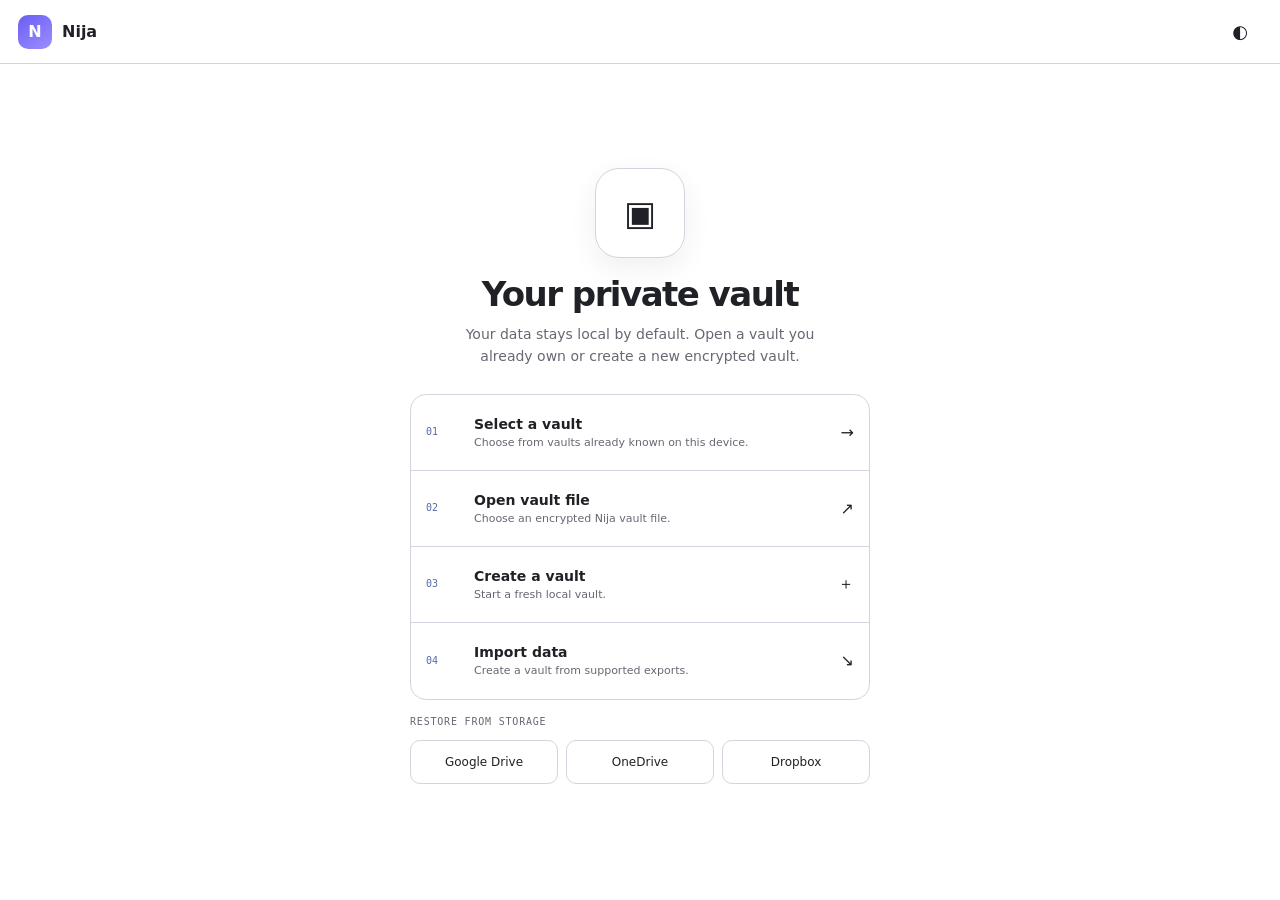
<file: nija-e2e-product-flow.html>
<!doctype html>
<html lang="en" data-theme="light">
<head>
<meta charset="utf-8">
<meta name="viewport" content="width=device-width,initial-scale=1,viewport-fit=cover">
<title>Nija — End-to-End Product Flow</title>
<style>
:root{
  --bg:#ffffff;
  --surface:#ffffff;
  --surface-2:#f2f1f6;
  --surface-3:#e9e8ef;
  --line:#d5d4de;
  --text:#202126;
  --muted:#666873;
  --accent:#5967aa;
  --accent-2:#6b5df3;
  --accent-soft:#e2e6fb;
  --green:#2fa777;
  --red:#d55d66;
  --shadow:0 10px 28px rgba(48,49,66,.07);
}
html[data-theme="dark"]{
  --bg:#0b1118;
  --surface:#111923;
  --surface-2:#17212d;
  --surface-3:#202b38;
  --line:#2c3847;
  --text:#f7f8fb;
  --muted:#9da6b3;
  --accent:#8a80ff;
  --accent-2:#765cf4;
  --accent-soft:#292444;
  --green:#66c996;
  --red:#ef7b83;
  --shadow:0 12px 30px rgba(0,0,0,.24);
}
*{box-sizing:border-box}
body{
  margin:0;
  min-height:100vh;
  background:var(--bg);
  color:var(--text);
  font-family:Inter,ui-sans-serif,system-ui,-apple-system,BlinkMacSystemFont,"Segoe UI",sans-serif;
}
button,input,select,textarea{font:inherit}
button{color:inherit}
a{color:inherit;text-decoration:none}
.hidden{display:none!important}
.muted{color:var(--muted)}
.micro{
  font:10px/1.2 ui-monospace,SFMono-Regular,Menlo,monospace;
  text-transform:uppercase;
  letter-spacing:.08em;
  color:var(--muted);
}
.btn{
  min-height:44px;
  border:1px solid var(--line);
  background:var(--surface);
  border-radius:10px;
  padding:0 14px;
  cursor:pointer;
  font-weight:700;
  font-size:13px;
}
.btn:hover{background:var(--surface-2)}
.btn.primary{background:var(--accent-2);border-color:var(--accent-2);color:white}
.btn.dark{background:var(--text);border-color:var(--text);color:var(--bg)}
.icon-btn{
  width:44px;height:44px;
  display:grid;place-items:center;
  border:1px solid transparent;
  background:transparent;
  border-radius:10px;
  cursor:pointer;
  font-size:18px;
}
.icon-btn:hover{background:var(--surface-2);border-color:var(--line)}
.card{
  border:1px solid var(--line);
  background:var(--surface);
  border-radius:14px;
}
.input,.select,.textarea{
  width:100%;
  border:1px solid var(--line);
  background:var(--surface);
  color:var(--text);
  border-radius:10px;
  min-height:44px;
  padding:0 12px;
  outline:none;
}
.textarea{padding:12px;min-height:100px}
.input:focus,.select:focus,.textarea:focus{border-color:var(--accent)}
.field{display:grid;gap:7px}
.field label{
  font:10px/1.2 ui-monospace,SFMono-Regular,Menlo,monospace;
  text-transform:uppercase;
  letter-spacing:.06em;
  color:var(--muted);
}

/* ===== product entry ===== */
.entry-page{
  min-height:100vh;
  display:grid;
  grid-template-rows:64px 1fr;
}
.entry-header{
  display:flex;align-items:center;justify-content:space-between;
  padding:0 18px;
  border-bottom:1px solid var(--line);
  background:var(--surface);
}
.brand{
  display:flex;align-items:center;gap:10px;
  font-weight:800;
}
.brand-mark{
  width:34px;height:34px;
  display:grid;place-items:center;
  background:linear-gradient(145deg,var(--accent-2),#9b8fff);
  color:white;border-radius:10px;font-weight:900;
}
.entry-main{
  display:grid;
  place-items:center;
  padding:28px 16px 40px;
}
.entry-shell{
  width:min(100%,460px);
}
.hero{text-align:center;margin-bottom:26px}
.hero-logo{
  width:90px;height:90px;
  margin:0 auto 16px;
  border:1px solid var(--line);
  border-radius:24px;
  display:grid;place-items:center;
  background:var(--surface);
  box-shadow:var(--shadow);
  font-size:34px;
}
.hero h1{font-size:34px;margin:0;letter-spacing:-.045em}
.hero p{margin:10px auto 0;max-width:360px;color:var(--muted);line-height:1.55;font-size:14px}
.flow-card{
  border:1px solid var(--line);
  background:var(--surface);
  border-radius:16px;
  overflow:hidden;
}
.flow-option{
  width:100%;
  min-height:76px;
  display:grid;
  grid-template-columns:36px 1fr auto;
  gap:12px;
  align-items:center;
  padding:13px 15px;
  border:0;
  border-bottom:1px solid var(--line);
  background:transparent;
  text-align:left;
  cursor:pointer;
}
.flow-option:last-child{border-bottom:0}
.flow-option:hover{background:var(--surface-2)}
.flow-option .code{
  color:var(--accent);
  font:10px/1 ui-monospace,SFMono-Regular,Menlo,monospace;
}
.flow-option strong{display:block;font-size:14px}
.flow-option small{display:block;color:var(--muted);font-size:11px;margin-top:4px}
.storage-row{
  display:grid;
  grid-template-columns:repeat(3,1fr);
  gap:8px;
  margin-top:12px;
}
.storage-btn{
  min-height:44px;
  border:1px solid var(--line);
  background:var(--surface);
  border-radius:10px;
  cursor:pointer;
  font-size:12px;
}

/* ===== select vault ===== */
.vault-list{display:grid;gap:9px}
.vault-card{
  width:100%;
  min-height:86px;
  border:1px solid var(--line);
  border-radius:13px;
  background:var(--surface);
  display:grid;
  grid-template-columns:44px 1fr auto;
  gap:12px;
  align-items:center;
  padding:13px;
  text-align:left;
  cursor:pointer;
}
.vault-card:hover{border-color:var(--accent)}
.vault-icon{
  width:42px;height:42px;border-radius:12px;
  display:grid;place-items:center;
  background:var(--accent-soft);
  color:var(--accent);
}
.vault-card strong{display:block;font-size:14px}
.vault-card small{display:block;color:var(--muted);font-size:11px;margin-top:4px}

/* ===== unlock ===== */
.unlock-panel{text-align:center}
.guardian-icon{
  width:64px;height:64px;
  margin:0 auto 14px;
  border-radius:18px;
  background:var(--accent-soft);
  color:var(--accent);
  display:grid;place-items:center;
  font-size:26px;
}
.unlock-panel h2{margin:0;font-size:24px}
.unlock-panel p{color:var(--muted);font-size:12px;margin:8px 0 22px}
.unlock-actions{display:grid;gap:10px}

/* ===== app shell ===== */
.app-shell{min-height:100vh}
.mobile-top{
  position:sticky;top:0;z-index:40;
  height:58px;
  display:grid;
  grid-template-columns:1fr auto 1fr;
  align-items:center;
  padding:0 12px;
  border-bottom:1px solid var(--line);
  background:color-mix(in srgb,var(--surface) 96%,transparent);
  backdrop-filter:blur(12px);
}
.mobile-top .center{text-align:center;font-weight:800;font-size:14px}
.mobile-top .left{justify-self:start}
.mobile-top .right{justify-self:end;display:flex;gap:3px}
.app-content{
  width:min(100%,1160px);
  margin:0 auto;
  padding:18px 14px 108px;
}
.mobile-nav{
  position:fixed;left:0;right:0;bottom:0;z-index:50;
  min-height:74px;
  padding:8px 8px max(8px,env(safe-area-inset-bottom));
  border-top:1px solid var(--line);
  background:color-mix(in srgb,var(--surface) 96%,transparent);
  backdrop-filter:blur(12px);
  display:grid;
  grid-template-columns:1fr 1fr 70px 1fr 1fr;
  align-items:end;
}
.mobile-nav a,.mobile-nav button{
  border:0;background:transparent;
  min-height:54px;
  display:grid;place-items:center;
  gap:3px;
  color:var(--muted);
  font-size:10px;
}
.mobile-nav a.active{color:var(--accent);font-weight:800}
.fab{
  width:54px;height:54px;
  border:0;border-radius:18px;
  background:var(--text);color:var(--bg);
  font-size:28px;
  margin-top:-20px;
  box-shadow:0 12px 26px rgba(0,0,0,.18);
  cursor:pointer;
}
.desktop-rail,.desktop-sidebar,.desktop-header{display:none}

/* ===== home ===== */
.home-brand-row{
  display:flex;align-items:flex-start;justify-content:space-between;
  gap:14px;margin-bottom:18px;
}
.home-brand-row h1{font-size:26px;margin:0;letter-spacing:-.045em}
.home-brand-row p{font-size:13px;line-height:1.45;margin:6px 0 0;color:var(--muted)}
.search-row{
  display:grid;
  grid-template-columns:1fr 48px;
  gap:8px;
  margin-bottom:16px;
}
.search-box{
  min-height:48px;
  background:var(--surface-2);
  border:1px solid transparent;
  border-radius:12px;
  display:flex;align-items:center;gap:10px;
  padding:0 13px;
}
.search-box input{border:0;background:transparent;outline:none;color:var(--text);width:100%}
.category-grid{
  display:grid;grid-template-columns:repeat(2,1fr);gap:10px;
}
.category-card{
  min-height:116px;
  border:1px solid var(--line);
  background:var(--surface);
  border-radius:14px;
  padding:14px;
  text-align:left;
  cursor:pointer;
}
.category-card strong{display:block;font-size:14px;margin-top:16px}
.category-card small{display:block;color:var(--muted);margin-top:4px}
.type-icon{
  width:36px;height:36px;
  display:grid;place-items:center;
  border-radius:10px;
  background:var(--accent-soft);
  color:var(--accent);
  font:10px/1 ui-monospace,SFMono-Regular,Menlo,monospace;
}
.section{margin-top:24px}
.section-head{
  display:flex;align-items:end;justify-content:space-between;gap:10px;
  margin-bottom:10px;
}
.section-head h2{font-size:19px;margin:0}
.text-link{border:0;background:transparent;color:var(--accent);font-weight:800;cursor:pointer;font-size:12px}
.item-list{display:grid;gap:8px}
.item-row{
  min-height:74px;
  border:1px solid var(--line);
  background:var(--surface);
  border-radius:12px;
  display:grid;
  grid-template-columns:42px 1fr auto;
  gap:11px;
  align-items:center;
  padding:12px;
  cursor:pointer;
}
.item-row strong{display:block;font-size:13px}
.item-row small{display:block;color:var(--muted);font-size:11px;margin-top:4px}

/* ===== all items ===== */
.filter-row{
  display:flex;gap:7px;overflow:auto;
  padding-bottom:4px;margin-bottom:10px;
}
.chip{
  white-space:nowrap;
  min-height:32px;
  border:1px solid var(--line);
  border-radius:999px;
  padding:0 11px;
  background:var(--surface);
  color:var(--muted);
  cursor:pointer;
  font-size:11px;
}
.chip.active{background:var(--accent-soft);border-color:var(--accent);color:var(--accent)}
.sort-line{display:flex;justify-content:space-between;color:var(--muted);font-size:11px;margin-bottom:10px}

/* ===== detail ===== */
.detail-screen .mobile-nav{display:none}
.detail-hero{text-align:center;padding:8px 0 18px}
.detail-hero .type-icon{width:58px;height:58px;margin:0 auto 10px;border-radius:16px}
.detail-hero h1{font-size:24px;margin:0 0 5px}
.detail-hero p{color:var(--muted);font-size:12px}
.detail-panel{overflow:hidden}
.detail-field{
  min-height:70px;
  padding:13px 14px;
  border-bottom:1px solid var(--line);
  display:grid;
  grid-template-columns:1fr auto;
  gap:10px;
  align-items:center;
}
.detail-field:last-child{border-bottom:0}
.detail-field label{
  display:block;
  color:var(--muted);
  font:10px/1.2 ui-monospace,SFMono-Regular,Menlo,monospace;
  text-transform:uppercase;
  letter-spacing:.05em;
  margin-bottom:5px;
}
.detail-field strong{font-size:14px}
.detail-bottom{
  position:fixed;left:0;right:0;bottom:0;z-index:55;
  display:grid;grid-template-columns:1fr 1fr;gap:8px;
  padding:10px 12px max(10px,env(safe-area-inset-bottom));
  border-top:1px solid var(--line);
  background:var(--surface);
}
.meta-toggle{
  width:100%;
  min-height:48px;
  margin-top:12px;
  border:1px solid var(--line);
  background:var(--surface);
  border-radius:12px;
  display:flex;align-items:center;justify-content:space-between;
  padding:0 14px;
  cursor:pointer;
  font-weight:800;
}
.meta-card{display:none;margin-top:10px}
.meta-card.open{display:block}
.meta-row{
  min-height:45px;
  display:grid;grid-template-columns:110px 1fr;
  align-items:center;
  padding:0 14px;
  border-bottom:1px solid var(--line);
  font-size:11px;
}
.meta-row:last-child{border-bottom:0}
.meta-row span:first-child{color:var(--muted)}

/* ===== folders / settings ===== */
.folder-grid{display:grid;grid-template-columns:repeat(2,1fr);gap:10px}
.folder-card{
  min-height:122px;
  border:1px solid var(--line);
  background:var(--surface);
  border-radius:14px;
  padding:14px;
  text-align:left;
  cursor:pointer;
}
.folder-card h3{font-size:15px;margin:24px 0 5px}
.folder-card p{font-size:11px;color:var(--muted);line-height:1.4}
.settings-group{margin-top:18px}
.settings-group:first-child{margin-top:0}
.settings-group h2{font-size:15px;color:var(--muted);margin:0 0 8px}
.setting-list{overflow:hidden}
.setting-row{
  min-height:72px;
  padding:12px 14px;
  border-bottom:1px solid var(--line);
  display:grid;grid-template-columns:42px 1fr auto;
  gap:12px;align-items:center;
}
.setting-row:last-child{border-bottom:0}
.setting-icon{
  width:38px;height:38px;border-radius:10px;
  background:var(--accent-soft);
  color:var(--accent);
  display:grid;place-items:center;
  font-size:11px;
}
.setting-row strong{display:block;font-size:13px}
.setting-row small{display:block;color:var(--muted);font-size:11px;margin-top:4px}

/* ===== overlay ===== */
.overlay{
  position:fixed;inset:0;z-index:100;
  background:rgba(18,20,25,.38);
  display:flex;align-items:flex-end;
}
.sheet{
  width:100%;
  max-height:92vh;overflow:auto;
  background:var(--surface);
  border-radius:20px 20px 0 0;
}
.sheet-handle{width:42px;height:4px;border-radius:999px;background:var(--line);margin:8px auto 0}
.sheet-head{
  padding:14px 16px;
  border-bottom:1px solid var(--line);
  display:flex;justify-content:space-between;gap:10px;
}
.sheet-head h3{font-size:19px;margin:5px 0 0}
.sheet-body{padding:16px}
.sheet-foot{
  padding:12px 16px max(12px,env(safe-area-inset-bottom));
  border-top:1px solid var(--line);
  display:flex;justify-content:flex-end;gap:8px;
}
.toast{
  position:fixed;right:16px;bottom:92px;z-index:120;
  background:var(--text);color:var(--bg);
  padding:11px 14px;border-radius:10px;
  font-size:12px;
}

/* ===== desktop ===== */
@media(min-width:760px){
  .mobile-top,.mobile-nav{display:none}
  .app-shell{
    display:grid;
    grid-template-columns:76px 220px 1fr;
  }
  .desktop-rail{
    display:flex;
    position:sticky;top:0;height:100vh;
    background:var(--surface);
    border-right:1px solid var(--line);
    flex-direction:column;align-items:center;justify-content:space-between;
    padding:18px 0;
  }
  .vertical{
    writing-mode:vertical-rl;
    transform:rotate(180deg);
    font:10px/1 ui-monospace,SFMono-Regular,Menlo,monospace;
    text-transform:uppercase;
    letter-spacing:.12em;
    color:var(--muted);
  }
  .desktop-sidebar{
    display:flex;
    position:sticky;top:0;height:100vh;
    border-right:1px solid var(--line);
    background:var(--surface);
    flex-direction:column;
    padding:20px 12px;
  }
  .vault-label{
    padding:0 10px 16px;
    border-bottom:1px solid var(--line);
  }
  .vault-label strong{display:block;margin-top:7px}
  .vault-label small{display:block;color:var(--muted);margin-top:4px}
  .desktop-nav{display:grid;gap:4px;padding-top:14px}
  .desktop-nav a{
    min-height:42px;
    display:grid;
    grid-template-columns:28px 1fr;
    align-items:center;
    padding:0 10px;
    border:1px solid transparent;
    border-radius:10px;
    color:var(--muted);
    font-size:12px;
  }
  .desktop-nav a.active{background:var(--surface-2);border-color:var(--line);color:var(--text);font-weight:800}
  .desktop-nav .code{font:9px/1 ui-monospace,SFMono-Regular,Menlo,monospace;color:var(--accent)}
  .desktop-header{
    display:flex;
    position:sticky;top:0;z-index:35;
    height:68px;
    align-items:center;justify-content:space-between;
    padding:0 24px;
    border-bottom:1px solid var(--line);
    background:var(--surface);
  }
  .desktop-header h1{font-size:19px;margin:4px 0 0}
  .app-content{
    padding:24px;
    width:min(100%,1180px);
    margin:0;
  }
  .desktop-home{
    display:grid!important;
  }
  .mobile-home{display:none!important}
  .desktop-dashboard-head{
    display:flex;align-items:flex-start;justify-content:space-between;gap:16px;margin-bottom:16px
  }
  .desktop-dashboard-head h1{font-size:26px;margin:5px 0 5px}
  .desktop-dashboard-head p{margin:0;color:var(--muted);font-size:12px}
  .desktop-stats{
    display:grid;grid-template-columns:repeat(6,1fr);gap:10px;margin-bottom:16px
  }
  .desktop-stat{
    min-height:88px;border:1px solid var(--line);background:var(--surface);
    border-radius:12px;padding:13px
  }
  .desktop-stat strong{display:block;font-size:22px}
  .desktop-stat small{display:block;color:var(--muted);font-size:10px;margin-top:5px}
  .desktop-grid{
    display:grid;grid-template-columns:minmax(0,1.35fr) 300px;gap:14px
  }
  .desktop-panel{border:1px solid var(--line);background:var(--surface);border-radius:13px;overflow:hidden}
  .desktop-panel-head{min-height:50px;padding:0 14px;border-bottom:1px solid var(--line);display:flex;align-items:center;justify-content:space-between}
  .desktop-recent-row{
    min-height:64px;width:100%;
    display:grid;grid-template-columns:38px 1fr 130px 24px;gap:10px;align-items:center;
    padding:9px 13px;border:0;border-bottom:1px solid var(--line);background:transparent;text-align:left;cursor:pointer
  }
  .desktop-recent-row:last-child{border-bottom:0}
  .desktop-recent-row:hover{background:var(--surface-2)}
  .quick-grid{display:grid;grid-template-columns:repeat(2,1fr);gap:8px;padding:12px}
  .quick-grid button{
    min-height:72px;border:1px solid var(--line);background:var(--surface);
    border-radius:10px;cursor:pointer
  }
  .quick-grid button:hover{background:var(--surface-2)}
  .folder-grid{grid-template-columns:repeat(3,1fr)}
  .detail-layout{display:grid;grid-template-columns:minmax(0,1fr) 280px;gap:16px;align-items:start}
  .meta-toggle{display:none}
  .meta-card{display:block;margin-top:0}
  .detail-bottom{position:static;border:0;padding:0;margin-top:12px;background:transparent}
  .overlay{align-items:center;justify-content:center;padding:24px}
  .sheet{width:min(620px,100%);border-radius:18px}
  .sheet-handle{display:none}
}
@media(min-width:760px) and (max-width:1050px){
  .desktop-stats{grid-template-columns:repeat(3,1fr)}
  .desktop-grid{grid-template-columns:1fr}
}
</style>
</head>
<body>
<div id="app"></div>

<template id="sheet-template">
  <div class="overlay">
    <section class="sheet" onclick="event.stopPropagation()">
      <div class="sheet-handle"></div>
      <header class="sheet-head">
        <div><div class="micro" id="sheet-eyebrow"></div><h3 id="sheet-title"></h3></div>
        <button class="icon-btn" data-close>×</button>
      </header>
      <div class="sheet-body" id="sheet-body"></div>
      <footer class="sheet-foot" id="sheet-foot"></footer>
    </section>
  </div>
</template>

<script>
const app=document.getElementById('app');
const $=(q,r=document)=>r.querySelector(q);
const $$=(q,r=document)=>[...r.querySelectorAll(q)];

const state={
  theme:'light',
  selectedVault:null,
  unlocked:false,
  vaults:[
    {id:'v1',name:'Personal Vault',guardian:'Owl',items:12,modified:'Today · 9:41 PM',location:'This device'},
    {id:'v2',name:'Family Documents',guardian:'Lion',items:28,modified:'Yesterday',location:'External file'}
  ],
  folders:[
    {id:'f1',name:'Personal',count:5},
    {id:'f2',name:'Work',count:3},
    {id:'f3',name:'Finance',count:2},
    {id:'f4',name:'Travel',count:2}
  ],
  items:[
    {id:'i1',type:'Login',title:'GitHub',subtitle:'alex@example.com',folder:'Work',favorite:true,modified:'Today · 9:41 PM',username:'alex@example.com',password:'demo-secret',url:'github.com'},
    {id:'i2',type:'Secure Note',title:'Recovery Phrase',subtitle:'Private recovery record',folder:'Personal',favorite:true,modified:'Today · 8:10 PM',notes:'summit aster breeze forge lantern onyx circle maple'},
    {id:'i3',type:'Identity',title:'Passport',subtitle:'India · expires 2031',folder:'Travel',favorite:true,modified:'Yesterday',fullName:'Alex Morgan',documentNumber:'P7X4-92K1',country:'India',expiry:'12 Aug 2031'},
    {id:'i4',type:'Card',title:'Primary Card',subtitle:'Visa · •••• 4821',folder:'Finance',favorite:false,modified:'Aug 10',cardNumber:'4111 1111 1111 4821',expiry:'08/29'},
    {id:'i5',type:'Document',title:'Health Insurance',subtitle:'Policy ending 2814',folder:'Personal',favorite:false,modified:'Aug 9',notes:'Annual policy PDF'},
    {id:'i6',type:'Login',title:'AWS',subtitle:'work@example.com',folder:'Work',favorite:false,modified:'Aug 8',username:'work@example.com',password:'aws-demo',url:'aws.amazon.com'}
  ]
};
let currentRoute='entry';
let filterType='all';

function escapeHtml(v=''){return String(v).replace(/[&<>"']/g,m=>({'&':'&amp;','<':'&lt;','>':'&gt;','"':'&quot;',"'":'&#39;'}[m]))}
function code(t){return ({Login:'LG','Secure Note':'NT',Identity:'ID',Card:'CC',Document:'DC'})[t]||'IT'}
function toggleTheme(){state.theme=state.theme==='light'?'dark':'light';document.documentElement.dataset.theme=state.theme;render()}
function toast(msg){const t=document.createElement('div');t.className='toast';t.textContent=msg;document.body.appendChild(t);setTimeout(()=>t.remove(),2200)}
function showSheet({eyebrow='',title,body,actions=[]}){
  const frag=document.getElementById('sheet-template').content.cloneNode(true);
  const overlay=$('.overlay',frag);
  $('#sheet-eyebrow',frag).textContent=eyebrow;
  $('#sheet-title',frag).textContent=title;
  $('#sheet-body',frag).innerHTML=body;
  const foot=$('#sheet-foot',frag);
  actions.forEach(a=>{
    const b=document.createElement('button');
    b.className='btn '+(a.className||'');
    b.textContent=a.label;
    b.onclick=()=>a.onClick(overlay);
    foot.appendChild(b);
  });
  overlay.onclick=()=>overlay.remove();
  $('[data-close]',frag).onclick=()=>overlay.remove();
  document.body.appendChild(frag);
  return overlay;
}
function go(r){currentRoute=r;render()}

/* ===== Entry ===== */
function renderEntry(){
  app.innerHTML=`<section class="entry-page">
    <header class="entry-header">
      <div class="brand"><div class="brand-mark">N</div><span>Nija</span></div>
      <button class="icon-btn" id="theme">${state.theme==='light'?'◐':'☼'}</button>
    </header>
    <main class="entry-main">
      <div class="entry-shell">
        <div class="hero">
          <div class="hero-logo">▣</div>
          <h1>Your private vault</h1>
          <p>Your data stays local by default. Open a vault you already own or create a new encrypted vault.</p>
        </div>
        <div class="flow-card">
          ${flow('01','Select a vault','Choose from vaults already known on this device.','select-vault','→')}
          ${flow('02','Open vault file','Choose an encrypted Nija vault file.','open-file','↗')}
          ${flow('03','Create a vault','Start a fresh local vault.','create-vault','＋')}
          ${flow('04','Import data','Create a vault from supported exports.','import-data','↘')}
        </div>
        <div style="margin-top:16px">
          <div class="micro">Restore from storage</div>
          <div class="storage-row">
            <button class="storage-btn" data-provider="Google Drive">Google Drive</button>
            <button class="storage-btn" data-provider="OneDrive">OneDrive</button>
            <button class="storage-btn" data-provider="Dropbox">Dropbox</button>
          </div>
        </div>
      </div>
    </main>
  </section>`;
  $('#theme').onclick=toggleTheme;
  $('#select-vault').onclick=()=>go('vault-select');
  $('#open-file').onclick=()=>openVaultFile();
  $('#create-vault').onclick=createVaultFlow;
  $('#import-data').onclick=()=>toast('Import flow opened');
  $$('[data-provider]').forEach(b=>b.onclick=()=>toast(`${b.dataset.provider} file picker opened`));
}
function flow(c,t,s,id,a){return `<button class="flow-option" id="${id}"><span class="code">${c}</span><span><strong>${t}</strong><small>${s}</small></span><span>${a}</span></button>`}

/* ===== vault selection ===== */
function renderVaultSelect(){
  app.innerHTML=`<section class="entry-page">
    <header class="entry-header">
      <button class="icon-btn" id="back">←</button>
      <strong>Select vault</strong>
      <button class="icon-btn" id="theme">${state.theme==='light'?'◐':'☼'}</button>
    </header>
    <main class="entry-main">
      <div class="entry-shell">
        <div style="margin-bottom:18px">
          <div class="micro">Known vaults</div>
          <h1 style="font-size:28px;margin:7px 0 6px">Choose what to open</h1>
          <p class="muted" style="font-size:13px;line-height:1.5">These vaults are local references. Nija does not require an account.</p>
        </div>
        <div class="vault-list">
          ${state.vaults.map(v=>`<button class="vault-card" data-vault="${v.id}">
            <span class="vault-icon">▣</span>
            <span><strong>${escapeHtml(v.name)}</strong><small>${v.items} items · ${v.guardian} Guardian · ${v.location}</small><small>${v.modified}</small></span>
            <span>›</span>
          </button>`).join('')}
        </div>
        <button class="btn" style="width:100%;margin-top:12px" id="different-vault">Select different vault file</button>
      </div>
    </main>
  </section>`;
  $('#back').onclick=()=>go('entry');
  $('#theme').onclick=toggleTheme;
  $('#different-vault').onclick=openVaultFile;
  $$('[data-vault]').forEach(b=>b.onclick=()=>{
    state.selectedVault=state.vaults.find(v=>v.id===b.dataset.vault);
    go('unlock');
  });
}
function openVaultFile(){
  toast('Vault file picker opened');
}

/* ===== unlock ===== */
function renderUnlock(){
  const v=state.selectedVault||state.vaults[0];
  app.innerHTML=`<section class="entry-page">
    <header class="entry-header">
      <button class="icon-btn" id="back">←</button>
      <strong>Unlock vault</strong>
      <button class="icon-btn" id="theme">${state.theme==='light'?'◐':'☼'}</button>
    </header>
    <main class="entry-main">
      <div class="entry-shell unlock-panel">
        <div class="guardian-icon">🦉</div>
        <h2>${escapeHtml(v.name)}</h2>
        <p>Protected by ${escapeHtml(v.guardian)} Guardian</p>
        <div class="field" style="text-align:left;margin-bottom:12px">
          <label>Master password</label>
          <input class="input" id="unlock-pass" type="password" placeholder="Master password">
        </div>
        <div class="unlock-actions">
          <button class="btn dark" id="unlock">Unlock</button>
          <button class="btn" id="recover">Recover with phrase</button>
          <button class="btn" id="switch-vault">Select different vault</button>
        </div>
        <div class="muted" style="margin-top:28px;font-size:11px">100% local. 100% yours.</div>
      </div>
    </main>
  </section>`;
  $('#back').onclick=()=>go('vault-select');
  $('#theme').onclick=toggleTheme;
  $('#unlock').onclick=()=>{state.unlocked=true;go('home')};
  $('#switch-vault').onclick=()=>go('vault-select');
  $('#recover').onclick=()=>toast('Recovery flow opened');
}

/* ===== create vault ===== */
function createVaultFlow(){
  showSheet({
    eyebrow:'New vault',
    title:'Create a vault',
    body:`<div style="display:grid;gap:14px">
      <div class="field"><label>Vault name</label><input class="input" id="new-vault-name" value="Personal Vault"></div>
      <div class="field"><label>Guardian</label><select class="select" id="new-guardian"><option>Owl · Recommended</option><option>Lion · Strongest</option><option>Falcon · Faster</option></select></div>
      <div class="field"><label>Master password</label><input class="input" type="password" value="demo123"></div>
      <div class="field"><label>Confirm password</label><input class="input" type="password" value="demo123"></div>
    </div>`,
    actions:[
      {label:'Cancel',onClick:o=>o.remove()},
      {label:'Continue',className:'primary',onClick:o=>{
        o.remove();
        recoveryPhraseFlow();
      }}
    ]
  })
}
function recoveryPhraseFlow(){
  const words=['haze','opal','lotus','aster','sky','zephyr','lagoon','hearth','river','pine','wave','reef'];
  showSheet({
    eyebrow:'Recovery',
    title:'Save your recovery phrase',
    body:`<p class="muted" style="font-size:12px;line-height:1.5">Write these words down and keep them offline.</p>
      <div style="display:grid;grid-template-columns:repeat(2,1fr);gap:8px">
        ${words.map((w,i)=>`<div class="card" style="padding:12px;font-size:12px">${i+1}. ${w}</div>`).join('')}
      </div>
      <div class="field" style="margin-top:14px"><label>Confirm word #3</label><input class="input" id="confirm-word" placeholder="lotus"></div>`,
    actions:[
      {label:'Back',onClick:o=>{o.remove();createVaultFlow()}},
      {label:'Create vault',className:'primary',onClick:o=>{
        if($('#confirm-word').value.trim().toLowerCase()!=='lotus'){toast('Enter word #3: lotus');return}
        o.remove();
        state.selectedVault=state.vaults[0];
        state.unlocked=true;
        go('home');
      }}
    ]
  })
}

/* ===== shared app shell ===== */
const nav=[
  ['HM','home','Home'],
  ['AI','items','All Items'],
  ['FD','folders','Folders'],
  ['FV','favorites','Favorites'],
  ['ST','settings','Settings']
];
function appShell(route,title,content,{detail=false}={}){
  const v=state.selectedVault||state.vaults[0];
  return `<div class="app-shell ${detail?'detail-screen':''}">
    <aside class="desktop-rail">
      <div class="brand-mark">N</div>
      <div class="vertical">private archive</div>
      <button class="icon-btn" id="rail-theme">${state.theme==='light'?'◐':'☼'}</button>
    </aside>

    <aside class="desktop-sidebar">
      <div class="vault-label">
        <div class="micro">Active vault</div>
        <strong>${escapeHtml(v.name)}</strong>
        <small>${state.items.length} items · local</small>
      </div>
      <nav class="desktop-nav">
        ${nav.map(([c,r,l])=>`<a href="#" data-route="${r}" class="${route===r?'active':''}"><span class="code">${c}</span><span>${l}</span></a>`).join('')}
      </nav>
      <div style="margin-top:auto">
        <button class="btn" style="width:100%" id="switch-vault">Switch vault</button>
      </div>
    </aside>

    <section>
      <header class="mobile-top">
        <div class="left">${detail?'<button class="icon-btn" id="back-detail">←</button>':''}</div>
        <div class="center">${title}</div>
        <div class="right"><button class="icon-btn" id="mobile-theme">${state.theme==='light'?'◐':'☼'}</button></div>
      </header>
      <header class="desktop-header">
        <div><div class="micro">Nija vault</div><h1>${title}</h1></div>
        <button class="icon-btn" id="desktop-theme">${state.theme==='light'?'◐':'☼'}</button>
      </header>
      <main class="app-content">${content}</main>
    </section>
    ${detail?'':mobileNav(route)}
  </div>`
}
function mobileNav(route){
  return `<nav class="mobile-nav">
    <a href="#" data-route="home" class="${route==='home'?'active':''}"><span>⌂</span><span>Home</span></a>
    <a href="#" data-route="items" class="${route==='items'?'active':''}"><span>▦</span><span>All Items</span></a>
    <div style="display:grid;place-items:center"><button class="fab" id="fab">＋</button></div>
    <a href="#" data-route="favorites" class="${route==='favorites'?'active':''}"><span>☆</span><span>Favorites</span></a>
    <a href="#" data-route="settings" class="${route==='settings'?'active':''}"><span>⚙</span><span>Settings</span></a>
  </nav>`
}
function bindShell(){
  ['rail-theme','mobile-theme','desktop-theme'].forEach(id=>{const el=$('#'+id);if(el)el.onclick=toggleTheme});
  $$('[data-route]').forEach(a=>a.onclick=e=>{e.preventDefault();go(a.dataset.route)});
  const fab=$('#fab');if(fab)fab.onclick=addItemFlow;
  const sw=$('#switch-vault');if(sw)sw.onclick=()=>{state.unlocked=false;go('vault-select')};
  const back=$('#back-detail');if(back)back.onclick=()=>go('items');
}

/* ===== home ===== */
function renderHome(){
  const content=`
    <section class="mobile-home">
      <div class="home-brand-row">
        <div><h1>Nija</h1><p>All your important information,<br>in one secure place.</p></div>
        <button class="icon-btn" id="lock-home">▣</button>
      </div>
      ${searchBox()}
      <div class="category-grid">
        ${category('NT','Notes',1,'Secure Note')}
        ${category('LG','Logins',2,'Login')}
        ${category('ID','Identities',1,'Identity')}
        ${category('DC','Documents',1,'Document')}
      </div>
      <section class="section">
        <div class="section-head"><h2>Recent</h2><button class="text-link" data-route="items">View all</button></div>
        <div class="item-list">${state.items.slice(0,4).map(itemRow).join('')}</div>
      </section>
    </section>

    <section class="desktop-home hidden">
      <div class="desktop-dashboard-head">
        <div><div class="micro">Dashboard</div><h1>Good evening, Nija User 👋</h1><p>Here's what's happening with your vault.</p></div>
        <button class="btn primary" id="desktop-add">+ Add Item</button>
      </div>
      <div style="max-width:720px;margin-bottom:16px">${searchBox('desktop-search')}</div>
      <div class="desktop-stats">
        ${desktopStat('Total Items',state.items.length)}
        ${desktopStat('Folders',state.folders.length)}
        ${desktopStat('Logins',state.items.filter(i=>i.type==='Login').length)}
        ${desktopStat('Notes',state.items.filter(i=>i.type==='Secure Note').length)}
        ${desktopStat('Identities',state.items.filter(i=>i.type==='Identity').length)}
        ${desktopStat('Documents',state.items.filter(i=>i.type==='Document').length)}
      </div>
      <div class="desktop-grid">
        <section class="desktop-panel">
          <div class="desktop-panel-head"><strong>Recent Items</strong><button class="text-link" data-route="items">View all</button></div>
          ${state.items.slice(0,5).map(i=>`<button class="desktop-recent-row" data-item="${i.id}">
            <span class="type-icon">${code(i.type)}</span>
            <span><strong>${escapeHtml(i.title)}</strong><small class="muted">${escapeHtml(i.subtitle)}</small></span>
            <span class="muted">${escapeHtml(i.modified)}</span>
            <span>${i.favorite?'★':'›'}</span>
          </button>`).join('')}
        </section>
        <aside style="display:grid;gap:14px;align-content:start">
          <section class="desktop-panel">
            <div class="desktop-panel-head"><strong>Quick Actions</strong></div>
            <div class="quick-grid">
              <button id="qa-add">＋<br><small>Add Item</small></button>
              <button data-route="folders">□<br><small>Folders</small></button>
              <button id="qa-import">⇩<br><small>Import</small></button>
              <button id="qa-switch">▣<br><small>Switch Vault</small></button>
            </div>
          </section>
        </aside>
      </div>
    </section>`;
  app.innerHTML=appShell('home','Home',content);
  bindShell();
  bindItemClicks();
  $('#lock-home')?.addEventListener('click',()=>{state.unlocked=false;go('unlock')});
  $('#desktop-add')?.addEventListener('click',addItemFlow);
  $('#qa-add')?.addEventListener('click',addItemFlow);
  $('#qa-import')?.addEventListener('click',()=>toast('Import flow opened'));
  $('#qa-switch')?.addEventListener('click',()=>go('vault-select'));
  $$('[data-category]').forEach(b=>b.onclick=()=>{filterType=b.dataset.category;go('items')});
}
function searchBox(id=''){return `<div class="search-row"><label class="search-box"><span>⌕</span><input ${id?`id="${id}"`:''} placeholder="Search your data…"></label><button class="icon-btn" style="background:var(--surface-2);border:1px solid var(--line)" data-route="items">☷</button></div>`}
function category(c,l,n,t){return `<button class="category-card" data-category="${t}"><span class="type-icon">${c}</span><strong>${l}</strong><small>${n}</small></button>`}
function desktopStat(l,v){return `<div class="desktop-stat"><strong>${v}</strong><small>${l}</small></div>`}
function itemRow(i){return `<button class="item-row" data-item="${i.id}"><span class="type-icon">${code(i.type)}</span><span><strong>${escapeHtml(i.title)}</strong><small>${escapeHtml(i.type)} · ${escapeHtml(i.subtitle)}</small></span><span>${i.favorite?'★':'›'}</span></button>`}
function bindItemClicks(){$$('[data-item]').forEach(b=>b.onclick=()=>go('item/'+b.dataset.item))}

/* ===== items ===== */
function renderItems(favorites=false){
  const items=state.items.filter(i=>(filterType==='all'||i.type===filterType)&&(!favorites||i.favorite));
  const content=`
    ${searchBox()}
    <div class="filter-row">
      ${['all','Login','Secure Note','Identity','Card','Document'].map(t=>`<button class="chip ${filterType===t?'active':''}" data-filter="${t}">${t==='all'?'All':t}</button>`).join('')}
    </div>
    <div class="sort-line"><span>Sort by: Modified (newest)</span><span>${items.length} items</span></div>
    <div class="item-list">${items.map(itemRow).join('')}</div>`;
  app.innerHTML=appShell(favorites?'favorites':'items',favorites?'Favorites':'All Items',content);
  bindShell();bindItemClicks();
  $$('[data-filter]').forEach(b=>b.onclick=()=>{filterType=b.dataset.filter;renderItems(favorites)});
}

/* ===== detail ===== */
function renderDetail(id){
  const item=state.items.find(i=>i.id===id);
  if(!item){go('items');return}
  const fields=detailFields(item).filter(([,v])=>v);
  const action=primaryAction(item);
  const content=`
    <div class="detail-hero"><div class="type-icon">${code(item.type)}</div><h1>${escapeHtml(item.title)}</h1><p>${escapeHtml(item.subtitle)}</p></div>
    <div class="detail-layout">
      <div>
        <section class="card detail-panel">
          ${fields.map(([k,v,s])=>`<div class="detail-field"><div><label>${k}</label><strong>${s?'••••••••':escapeHtml(v)}</strong></div><div><button class="icon-btn">${s?'◉':'⧉'}</button></div></div>`).join('')}
        </section>
        <button class="meta-toggle" id="meta-toggle"><span>Item details</span><span>⌄</span></button>
      </div>
      <aside>
        <section class="card meta-card" id="meta-card">
          ${meta('Category',item.type)}${meta('Folder',item.folder)}${meta('Modified',item.modified)}${meta('Device','Web · demo')}
        </section>
        <div class="detail-bottom"><button class="btn primary" id="primary-action">${action}</button><button class="btn" id="share">Share securely</button></div>
      </aside>
    </div>`;
  app.innerHTML=appShell('items',item.type,content,{detail:true});
  bindShell();
  $('#meta-toggle').onclick=()=>{$('#meta-card').classList.toggle('open')};
  $('#primary-action').onclick=()=>toast(action+' · copied');
  $('#share').onclick=()=>toast('Secure share opened');
}
function detailFields(i){
  if(i.type==='Login')return [['Username',i.username],['Password',i.password,true],['Website',i.url]];
  if(i.type==='Identity')return [['Full name',i.fullName],['Document number',i.documentNumber,true],['Country',i.country],['Expiry',i.expiry]];
  if(i.type==='Card')return [['Card number',i.cardNumber,true],['Expiry',i.expiry]];
  if(i.type==='Secure Note')return [['Note',i.notes]];
  if(i.type==='Document')return [['Description',i.notes],['Attachment','health-insurance.pdf']];
  return [];
}
function primaryAction(i){return ({Login:'Copy password',Identity:'Copy document number',Card:'Copy card number','Secure Note':'Copy note',Document:'Open document'})[i.type]||'Copy'}
function meta(k,v){return `<div class="meta-row"><span>${k}</span><strong>${escapeHtml(v)}</strong></div>`}

/* ===== folders ===== */
function renderFolders(){
  const content=`<div class="section-head"><div><h2>Folders</h2></div><button class="btn primary" id="new-folder">New Folder</button></div>
    <div class="folder-grid">${state.folders.map((f,i)=>`<button class="folder-card"><span class="micro">F${i+1}</span><h3>${f.name}</h3><p>${f.count} items in this folder.</p></button>`).join('')}</div>`;
  app.innerHTML=appShell('folders','Folders',content);bindShell();
  $('#new-folder').onclick=()=>toast('New folder flow opened');
}

/* ===== settings ===== */
function settingGroup(title,rows){return `<section class="settings-group"><h2>${title}</h2><div class="card setting-list">${rows.join('')}</div></section>`}
function setting(c,t,s,v){return `<button class="setting-row" style="width:100%;border:0;background:transparent;text-align:left"><span class="setting-icon">${c}</span><span><strong>${t}</strong><small>${s}</small></span><span>${v}</span></button>`}
function renderSettings(){
  const content=`
    ${settingGroup('Vault',[setting('VA','Vault details','Name, version and local ID','›'),setting('DF','Default folder','Choose where new items go','Personal')])}
    ${settingGroup('Security',[setting('PW','Master Password','Change your master password','›'),setting('AL','Auto Lock','Lock Nija automatically','300 sec'),setting('BI','Biometric Unlock','Use fingerprint or face','Off'),setting('SE','Security & Encryption','Guardian and technical details','›')])}
    ${settingGroup('Backup & Portability',[setting('EX','Export vault','Create encrypted portable copy','›'),setting('IM','Import data','Bring data into this vault','›'),setting('CL','Cloud backup','Optional encrypted backup','Paid')])}
    ${settingGroup('Appearance',[setting('TH','Theme','Light or dark',state.theme==='light'?'Light':'Dark')])}`;
  app.innerHTML=appShell('settings','Settings',content);bindShell();
  $$('.setting-row').forEach(r=>r.onclick=()=>toast('Settings sub-flow opened'));
}

/* ===== add item ===== */
function addItemFlow(){
  const types=['Login','Secure Note','Card','Identity','Document','Password','Bank Account','Passport','Driver License','SSH Key'];
  showSheet({
    eyebrow:'New item',
    title:'What are you storing?',
    body:`<div class="item-list">${types.map(t=>`<button class="item-row" data-new-type="${t}"><span class="type-icon">${t.slice(0,2).toUpperCase()}</span><span><strong>${t}</strong><small>${typeDescription(t)}</small></span><span>›</span></button>`).join('')}</div>`,
    actions:[{label:'Cancel',onClick:o=>o.remove()}]
  });
  setTimeout(()=>$$('[data-new-type]').forEach(b=>b.onclick=()=>{document.querySelector('.overlay').remove();addItemEditor(b.dataset.newType)}),0)
}
function typeDescription(t){return ({Login:'Website, app and Wi-Fi access','Secure Note':'Private notes and memos',Card:'Payment card details',Identity:'Personal identity information',Document:'Encrypted files and records',Password:'Standalone secret','Bank Account':'Account and banking details',Passport:'Travel identity','Driver License':'License information','SSH Key':'Developer key material'})[t]||'Secure item'}
function addItemEditor(type){
  showSheet({
    eyebrow:'Add item',
    title:type,
    body:`<div style="display:grid;gap:13px"><div class="field"><label>Title</label><input class="input" id="new-title"></div><div class="field"><label>Folder</label><select class="select">${state.folders.map(f=>`<option>${f.name}</option>`).join('')}</select></div><div class="field"><label>Primary value</label><input class="input" id="new-value"></div><div class="field"><label>Notes</label><textarea class="textarea"></textarea></div></div>`,
    actions:[{label:'Cancel',onClick:o=>o.remove()},{label:'Save',className:'primary',onClick:o=>{o.remove();toast('Item saved');go('items')}}]
  })
}

/* ===== render ===== */
function render(){
  document.documentElement.dataset.theme=state.theme;
  if(currentRoute==='entry')return renderEntry();
  if(currentRoute==='vault-select')return renderVaultSelect();
  if(currentRoute==='unlock')return renderUnlock();
  if(currentRoute==='home')return renderHome();
  if(currentRoute==='items')return renderItems(false);
  if(currentRoute==='favorites')return renderItems(true);
  if(currentRoute==='folders')return renderFolders();
  if(currentRoute==='settings')return renderSettings();
  if(currentRoute.startsWith('item/'))return renderDetail(currentRoute.split('/')[1]);
  renderEntry();
}
render();
</script>
</body>
</html>
</file>
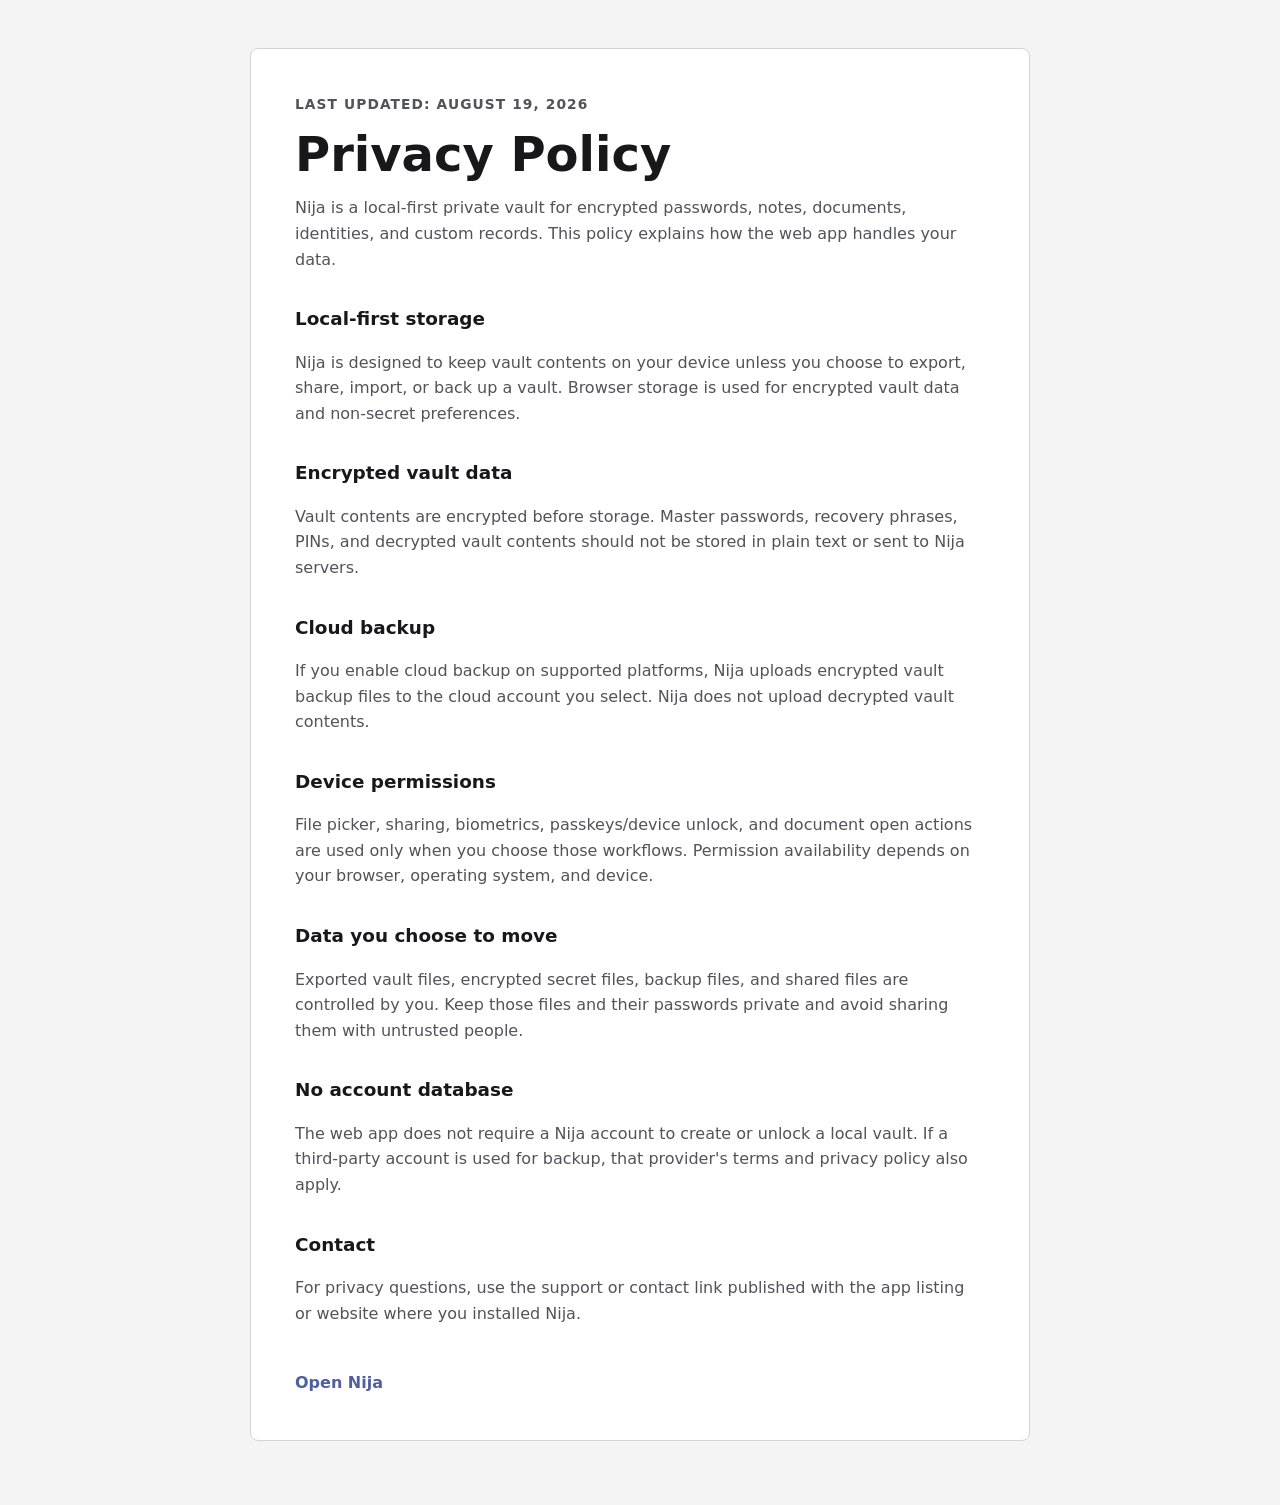
<file: web/privacy.html>
<!DOCTYPE html>
<html lang="en">
<head>
  <meta charset="UTF-8">
  <meta name="viewport" content="width=device-width, initial-scale=1">
  <meta name="referrer" content="strict-origin-when-cross-origin">
  <meta http-equiv="Content-Security-Policy" content="default-src 'self'; base-uri 'self'; object-src 'none'; frame-ancestors 'none'; form-action 'self'; script-src 'none'; connect-src 'self'; img-src 'self' data:; style-src 'unsafe-inline'; font-src 'self' data:;">
  <meta http-equiv="X-Content-Type-Options" content="nosniff">
  <meta name="description" content="Nija privacy policy.">
  <meta name="theme-color" content="#27272A">
  <title>Nija Privacy Policy</title>
  <style>
    :root {
      color-scheme: light dark;
      --bg: #f4f4f5;
      --panel: #ffffff;
      --text: #18181b;
      --muted: #52525b;
      --border: #d4d4d8;
      --accent: #4f5f9f;
    }

    @media (prefers-color-scheme: dark) {
      :root {
        --bg: #18181b;
        --panel: #27272a;
        --text: #fafafa;
        --muted: #d4d4d8;
        --border: #3f3f46;
        --accent: #a5b4fc;
      }
    }

    * {
      box-sizing: border-box;
    }

    body {
      margin: 0;
      background: var(--bg);
      color: var(--text);
      font-family: Inter, ui-sans-serif, system-ui, -apple-system, BlinkMacSystemFont, "Segoe UI", sans-serif;
      line-height: 1.6;
    }

    main {
      max-width: 820px;
      margin: 0 auto;
      padding: 48px 20px 64px;
    }

    .panel {
      background: var(--panel);
      border: 1px solid var(--border);
      border-radius: 8px;
      padding: clamp(24px, 5vw, 44px);
    }

    a {
      color: var(--accent);
      font-weight: 700;
      text-decoration: none;
    }

    a:hover {
      text-decoration: underline;
    }

    h1 {
      font-size: clamp(2rem, 6vw, 3rem);
      line-height: 1.05;
      margin: 0 0 8px;
      letter-spacing: 0;
    }

    h2 {
      font-size: 1.15rem;
      margin: 32px 0 8px;
      letter-spacing: 0;
    }

    p, li {
      color: var(--muted);
      font-size: 1rem;
    }

    ul {
      padding-left: 1.25rem;
    }

    .eyebrow {
      color: var(--muted);
      font-size: 0.86rem;
      font-weight: 700;
      letter-spacing: 0.08em;
      margin: 0 0 14px;
      text-transform: uppercase;
    }

    .back {
      display: inline-flex;
      margin-top: 28px;
    }
  </style>
</head>
<body>
  <main>
    <article class="panel">
      <p class="eyebrow">Last updated: August 19, 2026</p>
      <h1>Privacy Policy</h1>
      <p>
        Nija is a local-first private vault for encrypted passwords, notes,
        documents, identities, and custom records. This policy explains how the
        web app handles your data.
      </p>

      <h2>Local-first storage</h2>
      <p>
        Nija is designed to keep vault contents on your device unless you choose
        to export, share, import, or back up a vault. Browser storage is used
        for encrypted vault data and non-secret preferences.
      </p>

      <h2>Encrypted vault data</h2>
      <p>
        Vault contents are encrypted before storage. Master passwords, recovery
        phrases, PINs, and decrypted vault contents should not be stored in plain
        text or sent to Nija servers.
      </p>

      <h2>Cloud backup</h2>
      <p>
        If you enable cloud backup on supported platforms, Nija uploads encrypted
        vault backup files to the cloud account you select. Nija does not upload
        decrypted vault contents.
      </p>

      <h2>Device permissions</h2>
      <p>
        File picker, sharing, biometrics, passkeys/device unlock, and document
        open actions are used only when you choose those workflows. Permission
        availability depends on your browser, operating system, and device.
      </p>

      <h2>Data you choose to move</h2>
      <p>
        Exported vault files, encrypted secret files, backup files, and shared
        files are controlled by you. Keep those files and their passwords private
        and avoid sharing them with untrusted people.
      </p>

      <h2>No account database</h2>
      <p>
        The web app does not require a Nija account to create or unlock a local
        vault. If a third-party account is used for backup, that provider's
        terms and privacy policy also apply.
      </p>

      <h2>Contact</h2>
      <p>
        For privacy questions, use the support or contact link published with
        the app listing or website where you installed Nija.
      </p>

      <a class="back" href="/">Open Nija</a>
    </article>
  </main>
</body>
</html>
</file>
